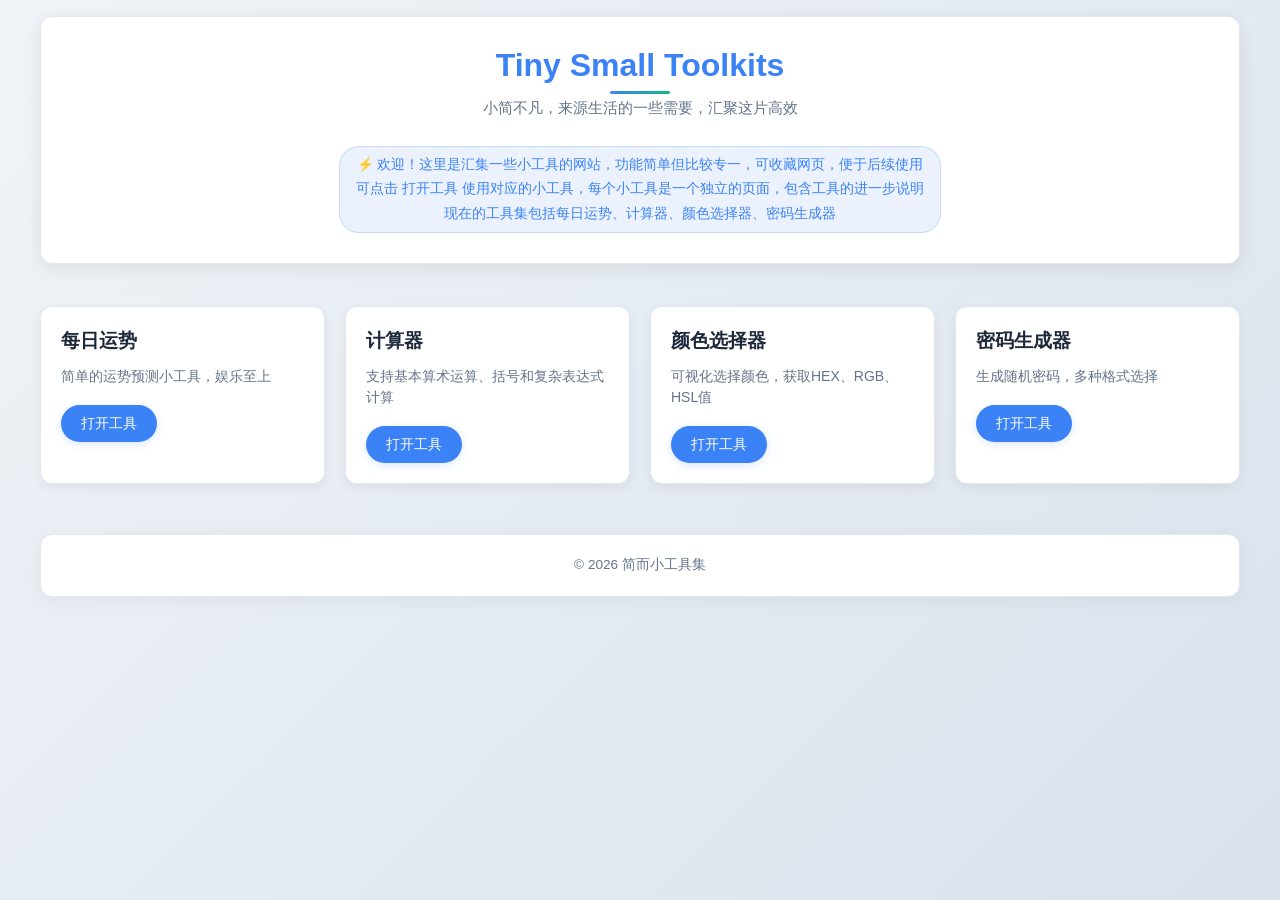
<file: index.html>
<!DOCTYPE html>
<html lang="zh-CN">
<head>
    <meta charset="UTF-8">
    <meta name="viewport" content="width=device-width, initial-scale=1.0">
    <title>小而简工具</title>
    <link rel="stylesheet" href="css/index.css">
</head>
<body>
    <div class="container">
        <header>
            <h1>Tiny Small Toolkits</h1>
            <p class="subtitle">小简不凡，来源生活的一些需要，汇聚这片高效</p>

            <div class="features">
                <div class="feature-intro">
                    <div class="feature-intro-text">
                        <span>⚡ 欢迎！这里是汇集一些小工具的网站，功能简单但比较专一，可收藏网页，便于后续使用</span>
                        <span>可点击 打开工具 使用对应的小工具，每个小工具是一个独立的页面，包含工具的进一步说明</span>
                        <span>现在的工具集包括每日运势、计算器、颜色选择器、密码生成器</span>
                    </div>
                </div>
            </div>
        </header>

        <main>
            <div class="tools-grid">
                <a href="fortune.html" class="tool-card">
                    <h3 class="tool-title">每日运势</h3>
                    <p class="tool-description">简单的运势预测小工具，娱乐至上</p>
                    <span class="tool-link">打开工具</span>
                </a>

                <a href="cal.html" class="tool-card">
                    <h3 class="tool-title">计算器</h3>
                    <p class="tool-description">支持基本算术运算、括号和复杂表达式计算</p>
                    <span class="tool-link">打开工具</span>
                </a>

                <a href="color-picker.html" class="tool-card">
                    <h3 class="tool-title">颜色选择器</h3>
                    <p class="tool-description">可视化选择颜色，获取HEX、RGB、HSL值</p>
                    <span class="tool-link">打开工具</span>
                </a>

                <a href="pwd_gen.html" class="tool-card">
                    <h3 class="tool-title">密码生成器</h3>
                    <p class="tool-description">生成随机密码，多种格式选择</p>
                    <span class="tool-link">打开工具</span>
                </a>
            </div>
        </main>

        <footer>
            <p>© 2026 简而小工具集</p>
        </footer>
    </div>
</body>
</html>
</file>
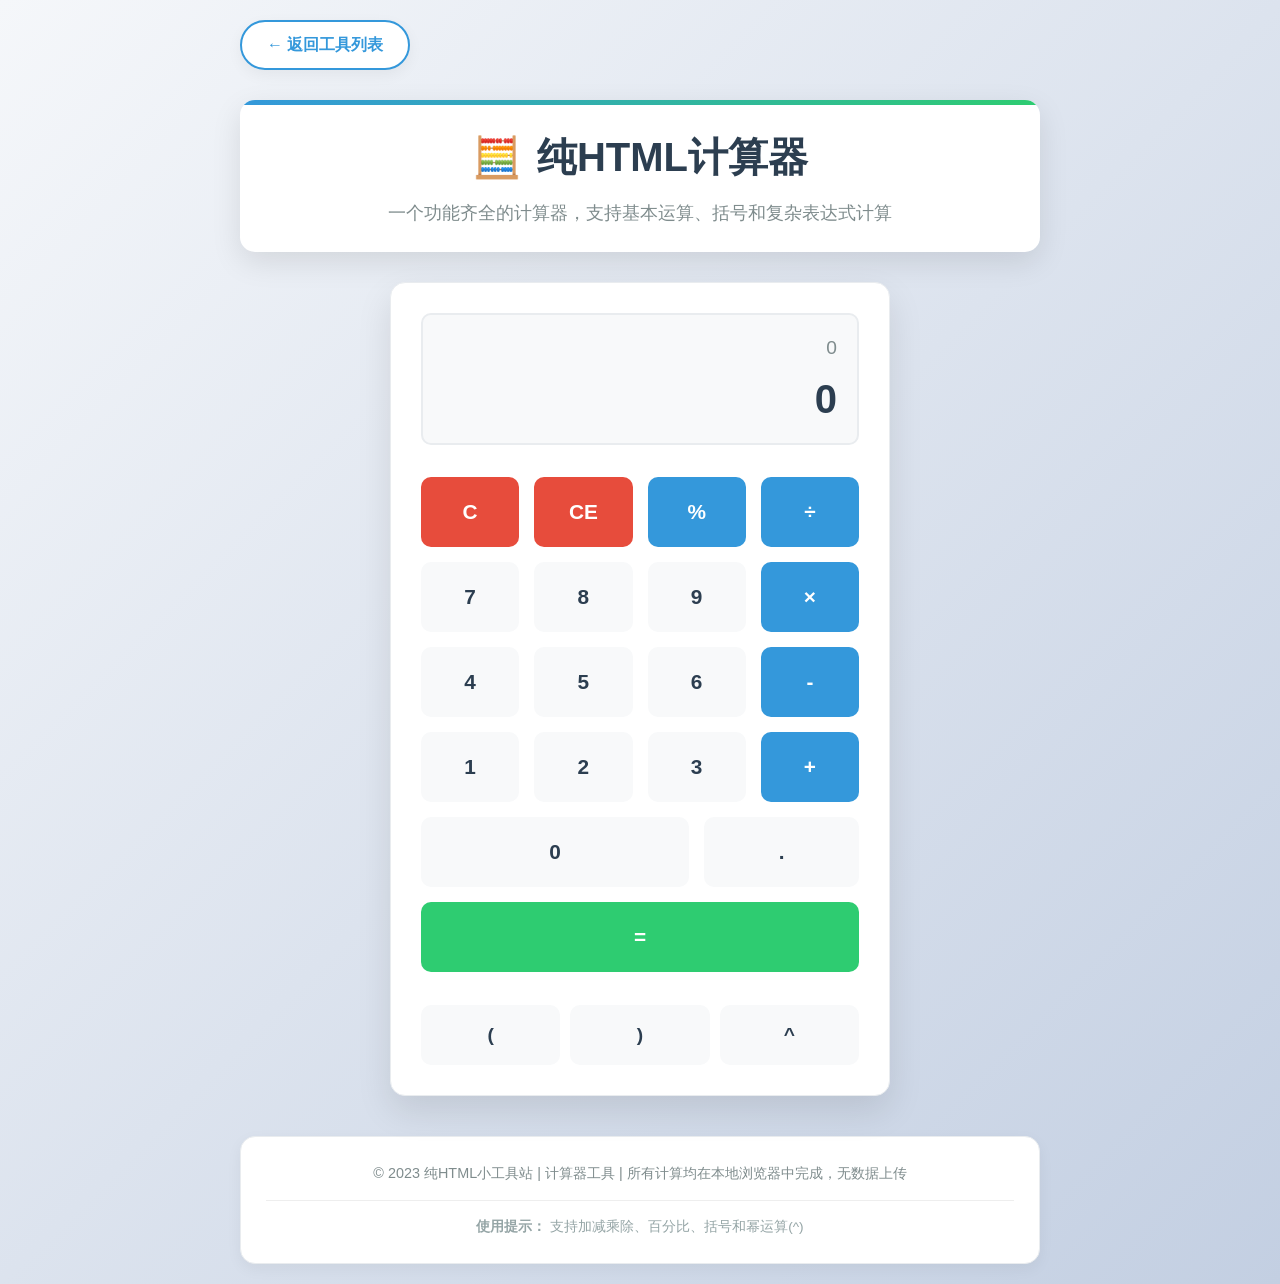
<file: cal.html>
<!DOCTYPE html>
<html lang="zh-CN">
<head>
    <meta charset="UTF-8">
    <meta name="viewport" content="width=device-width, initial-scale=1.0">
    <title>计算器 - 纯HTML小工具站</title>
    <link rel="stylesheet" href="css/cal.css">
</head>
<body>
    <div class="container">
        <a href="index.html" class="back-home">← 返回工具列表</a>

        <header>
            <h1><span>🧮</span> 纯HTML计算器</h1>
            <p class="subtitle">一个功能齐全的计算器，支持基本运算、括号和复杂表达式计算</p>
        </header>

        <div class="calculator">
            <div class="display">
                <div class="expression" id="expression">0</div>
                <div class="result" id="result">0</div>
            </div>

            <div class="buttons">
                <button class="clear" data-action="clear-all">C</button>
                <button class="clear" data-action="clear-entry">CE</button>
                <button class="operator" data-value="%">%</button>
                <button class="operator" data-value="/">÷</button>

                <button data-value="7">7</button>
                <button data-value="8">8</button>
                <button data-value="9">9</button>
                <button class="operator" data-value="*">×</button>

                <button data-value="4">4</button>
                <button data-value="5">5</button>
                <button data-value="6">6</button>
                <button class="operator" data-value="-">-</button>

                <button data-value="1">1</button>
                <button data-value="2">2</button>
                <button data-value="3">3</button>
                <button class="operator" data-value="+">+</button>

                <button class="zero" data-value="0">0</button>
                <button data-value=".">.</button>
                <button class="equals" data-action="calculate">=</button>
            </div>

            <div class="extra-buttons">
                <button data-value="(">(</button>
                <button data-value=")">)</button>
                <button data-value="^">^</button>
            </div>
        </div>

        <footer>
            <p>© 2023 纯HTML小工具站 | 计算器工具 | 所有计算均在本地浏览器中完成，无数据上传</p>
            <p class="footer-note"><strong>使用提示：</strong> 支持加减乘除、百分比、括号和幂运算(^)</p>
        </footer>
    </div>

    <script src="js/cal.js"></script>
</body>
</html>
</file>
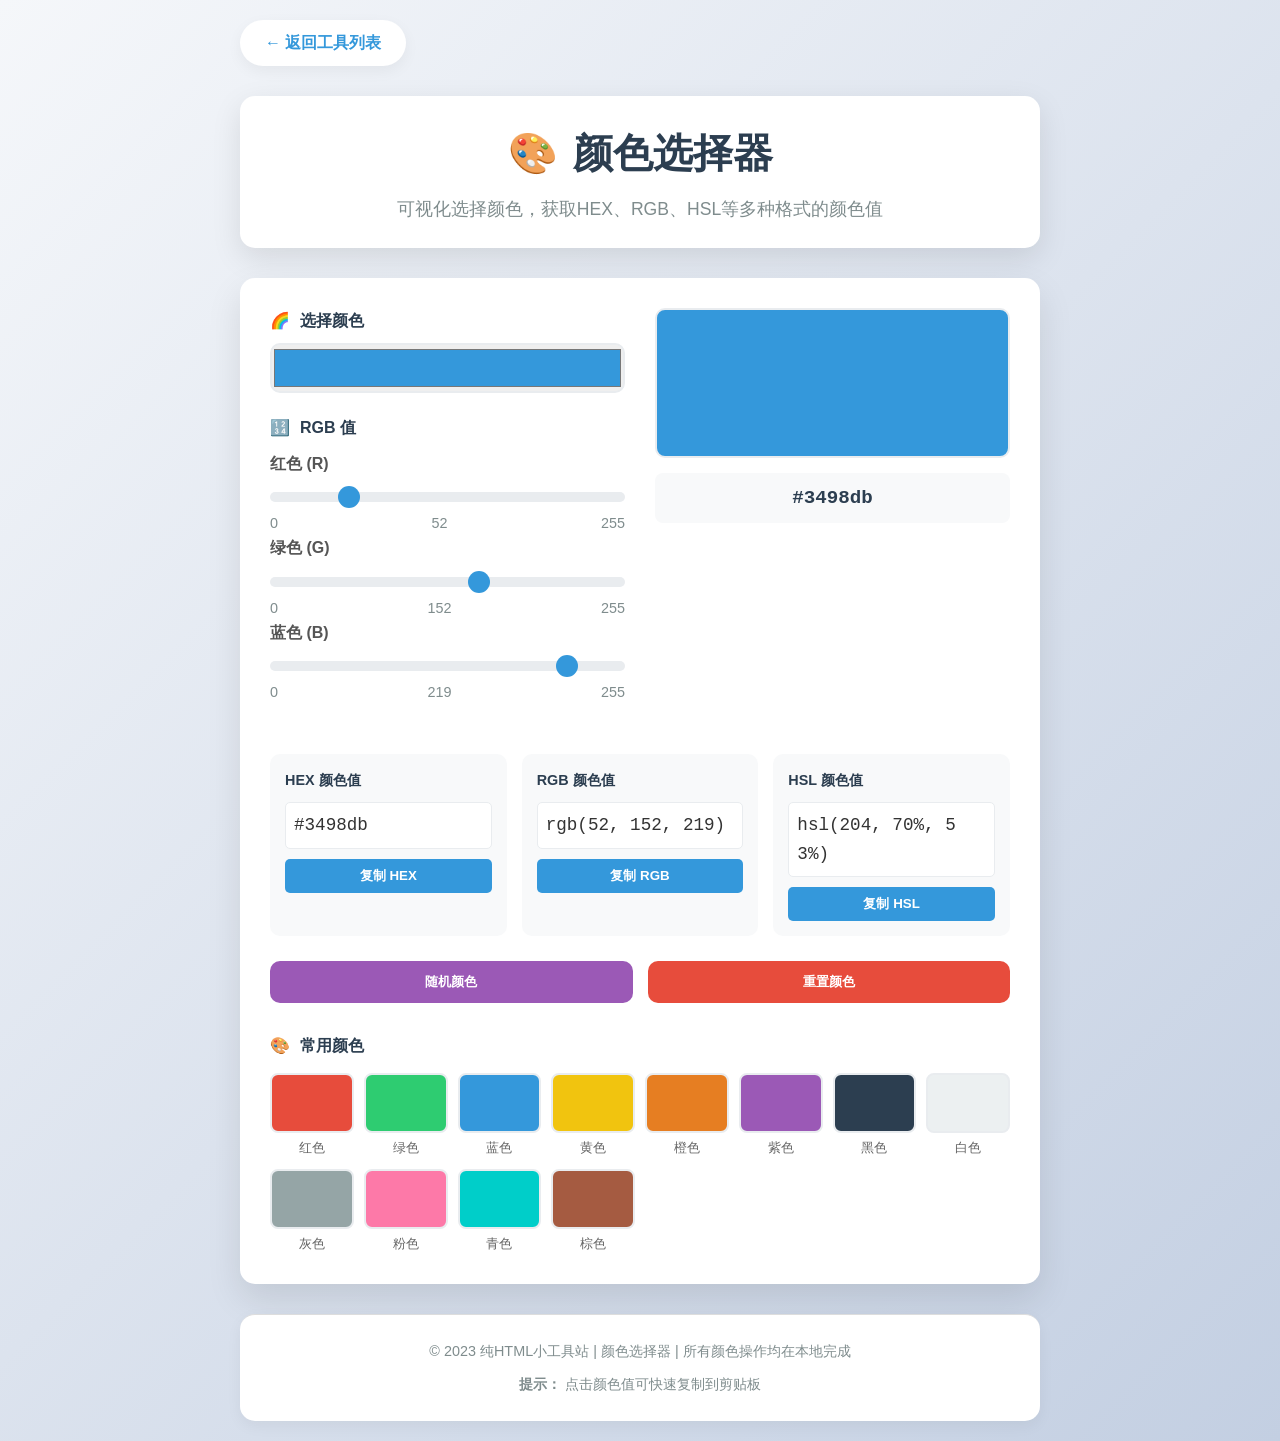
<file: color-picker.html>
<!DOCTYPE html>
<html lang="zh-CN">
<head>
    <meta charset="UTF-8">
    <meta name="viewport" content="width=device-width, initial-scale=1.0">
    <title>颜色选择器 - 纯HTML小工具站</title>
    <link rel="stylesheet" href="css/color-picker.css">
</head>
<body>
    <div class="container">
        <a href="index.html" class="back-home">← 返回工具列表</a>

        <header>
            <h1><span>🎨</span> 颜色选择器</h1>
            <p class="subtitle">可视化选择颜色，获取HEX、RGB、HSL等多种格式的颜色值</p>
        </header>

        <div class="color-picker">
            <div class="color-selector">
                <div class="color-inputs">
                    <div class="control-group">
                        <div class="control-title"><span>🌈</span> 选择颜色</div>
                        <input type="color" id="color-picker" value="#3498db" oninput="updateColorFromPicker()">
                    </div>

                    <div class="control-group">
                        <div class="control-title"><span>🔢</span> RGB 值</div>

                        <div class="range-control">
                            <label for="red">红色 (R)</label>
                            <input type="range" id="red" min="0" max="255" value="52" oninput="updateColorFromRGB()">
                            <div class="range-value">
                                <span>0</span>
                                <span id="red-value">52</span>
                                <span>255</span>
                            </div>
                        </div>

                        <div class="range-control">
                            <label for="green">绿色 (G)</label>
                            <input type="range" id="green" min="0" max="255" value="152" oninput="updateColorFromRGB()">
                            <div class="range-value">
                                <span>0</span>
                                <span id="green-value">152</span>
                                <span>255</span>
                            </div>
                        </div>

                        <div class="range-control">
                            <label for="blue">蓝色 (B)</label>
                            <input type="range" id="blue" min="0" max="255" value="219" oninput="updateColorFromRGB()">
                            <div class="range-value">
                                <span>0</span>
                                <span id="blue-value">219</span>
                                <span>255</span>
                            </div>
                        </div>
                    </div>
                </div>

                <div class="color-preview">
                    <div class="color-display" id="color-display"></div>
                    <div class="color-value" id="color-hex">#3498db</div>
                </div>
            </div>

            <div class="color-formats">
                <div class="format-box">
                    <div class="format-title">HEX 颜色值</div>
                    <div class="format-value" id="format-hex">#3498db</div>
                    <button class="copy-btn" onclick="copyFormat('hex')">复制 HEX</button>
                </div>

                <div class="format-box">
                    <div class="format-title">RGB 颜色值</div>
                    <div class="format-value" id="format-rgb">rgb(52, 152, 219)</div>
                    <button class="copy-btn" onclick="copyFormat('rgb')">复制 RGB</button>
                </div>

                <div class="format-box">
                    <div class="format-title">HSL 颜色值</div>
                    <div class="format-value" id="format-hsl">hsl(204, 70%, 53%)</div>
                    <button class="copy-btn" onclick="copyFormat('hsl')">复制 HSL</button>
                </div>
            </div>

            <div class="action-buttons">
                <button class="action-btn random-btn" onclick="generateRandomColor()">随机颜色</button>
                <button class="action-btn reset-btn" onclick="resetColor()">重置颜色</button>
            </div>

            <div class="color-palette">
                <div class="palette-title"><span>🎨</span> 常用颜色</div>
                <div class="palette-grid" id="palette-grid">
                    <!-- 颜色块将在这里动态生成 -->
                </div>
            </div>
        </div>

        <footer>
            <p>© 2023 纯HTML小工具站 | 颜色选择器 | 所有颜色操作均在本地完成</p>
            <p style="margin-top: 10px;"><strong>提示：</strong> 点击颜色值可快速复制到剪贴板</p>
        </footer>
    </div>

    <script src="js/color-picker.js"></script>
</body>
</html>
</file>
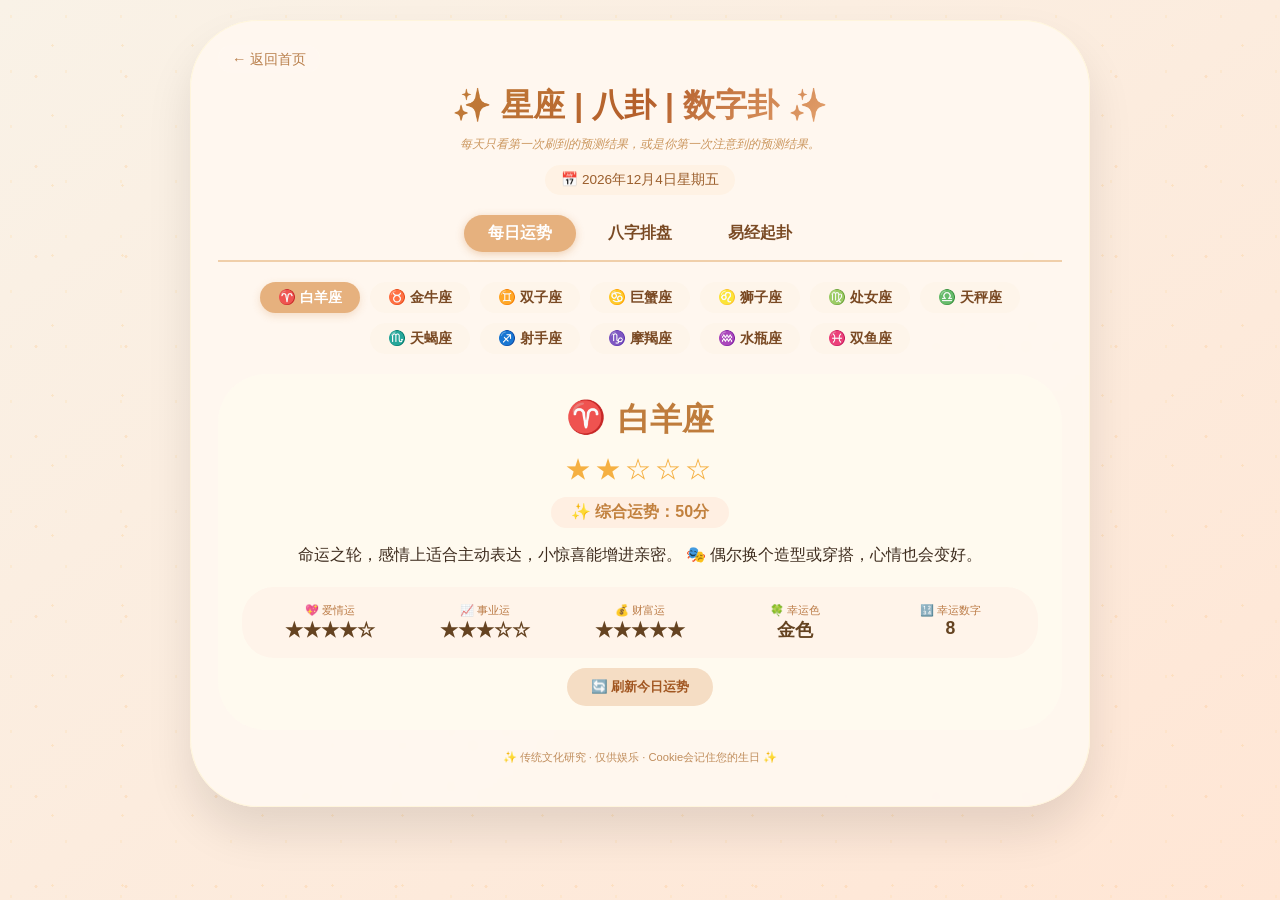
<file: fortune.html>
<!DOCTYPE html>
<html lang="zh-CN">
<head>
    <meta charset="UTF-8">
    <meta name="viewport" content="width=device-width, initial-scale=1.0, user-scalable=yes">
    <title>星座运势 | 生辰八卦 | 易经数字卦 | 仅供娱乐</title>
    <link rel="stylesheet" href="css/fortune.css">
</head>
<body>
<div class="container">
    <div class="back-btn">
        <a href="index.html">← 返回首页</a>
    </div>
    <div class="header">
        <h1>✨ 星座 | 八卦 | 数字卦 ✨</h1>
        <p class="fortune-tip">每天只看第一次刷到的预测结果，或是你第一次注意到的预测结果。</p>
        <div class="date-box" id="currentDate"></div>
    </div>

    <!-- Tab 栏 -->
    <div class="tab-bar">
        <button class="tab-btn active" data-tab="daily">每日运势</button>
        <button class="tab-btn" data-tab="bazi">八字排盘</button>
        <button class="tab-btn" data-tab="yijing">易经起卦</button>
    </div>

    <!-- 每日运势面板 -->
    <div id="dailyPane" class="tab-pane active">
        <div class="zodiac-selector" id="zodiacButtons"></div>
        <div class="fortune-card">
            <div class="zodiac-name">
                <span id="zodiacSymbol">♈</span>
                <span id="zodiacName">白羊座</span>
            </div>
            <div class="stars-rating" id="starRating">★★★★★</div>
            <div class="luck-score" id="luckScore">✨ 综合运势：92分</div>
            <div class="prediction-text" id="predictionText">今天活力满满...</div>
            <div class="detail-list">
                <div class="detail-item"><div class="detail-label">💖 爱情运</div><div class="detail-value" id="loveLuck">★★★★☆</div></div>
                <div class="detail-item"><div class="detail-label">📈 事业运</div><div class="detail-value" id="careerLuck">★★★★☆</div></div>
                <div class="detail-item"><div class="detail-label">💰 财富运</div><div class="detail-value" id="wealthLuck">★★★☆☆</div></div>
                <div class="detail-item"><div class="detail-label">🍀 幸运色</div><div class="detail-value" id="luckyColor">金色</div></div>
                <div class="detail-item"><div class="detail-label">🔢 幸运数字</div><div class="detail-value" id="luckyNumber">7</div></div>
            </div>
            <button class="refresh-btn" id="refreshBtn">🔄 刷新今日运势</button>
        </div>
    </div>

    <!-- 八字排盘面板 -->
    <div id="baziPane" class="tab-pane">
        <div class="bazi-form">
            <div class="inline-group">
                <div class="field">
                    <label>📅 出生日期</label>
                    <input type="date" id="birthDate" value="1990-05-15">
                </div>
                <div class="field">
                    <label>⏰ 时辰 (0-23)</label>
                    <input type="number" id="birthHour" min="0" max="23" step="1" value="10">
                </div>
                <div class="field">
                    <label>⚥ 性别</label>
                    <select id="gender">
                        <option value="男">男</option>
                        <option value="女">女</option>
                    </select>
                </div>
                <button id="baziCalcBtn">✨ 排盘</button>
                <button id="clearMemoryBtn" class="small">🗑️ 清除记忆</button>
            </div>
        </div>
        <div id="baziResult" class="result-card">
            <p style="text-align:center; color:#b97f4b;">✨ 输入生日后点击排盘，我们会记住您的信息 ✨</p>
        </div>
        <div class="bazi-form" style="margin-top: 10px;">
            <div class="inline-group">
                <div class="field">
                    <label>📅 流年预测年份</label>
                    <input type="number" id="forecastYear" value="2026">
                </div>
                <button id="forecastBtn">🌟 预测流年运势</button>
            </div>
        </div>
        <div id="forecastResult" class="result-card"></div>
    </div>

    <!-- 易经起卦面板（仅数字卦） -->
    <div id="yijingPane" class="tab-pane">
        <div class="yijing-form">
            <div class="field">
                <label>📝 心中所想（选填）</label>
                <input type="text" id="questionInput" placeholder="例如：事业发展">
            </div>
            <div style="display: flex; gap: 12px; flex-wrap: wrap; align-items: flex-end; margin-top: 15px;">
                <div style="display: flex; gap: 8px; align-items: flex-end;">
                    <div class="field" style="min-width: 70px;">
                        <label>数字1</label>
                        <input type="number" id="num1" value="3" style="width:80px">
                    </div>
                    <div class="field" style="min-width: 70px;">
                        <label>数字2</label>
                        <input type="number" id="num2" value="6" style="width:80px">
                    </div>
                    <div class="field" style="min-width: 70px;">
                        <label>数字3</label>
                        <input type="number" id="num3" value="9" style="width:80px">
                    </div>
                    <button id="numberGuaBtn">🔢 起卦</button>
                </div>
            </div>
        </div>
        <div id="yijingResult" class="result-card"></div>
    </div>

    <div class="footer">
        <p>✨ 传统文化研究 · 仅供娱乐 · Cookie会记住您的生日 ✨</p>
    </div>
</div>

<script src="js/fortune.js"></script>
</body>
</html>
</file>
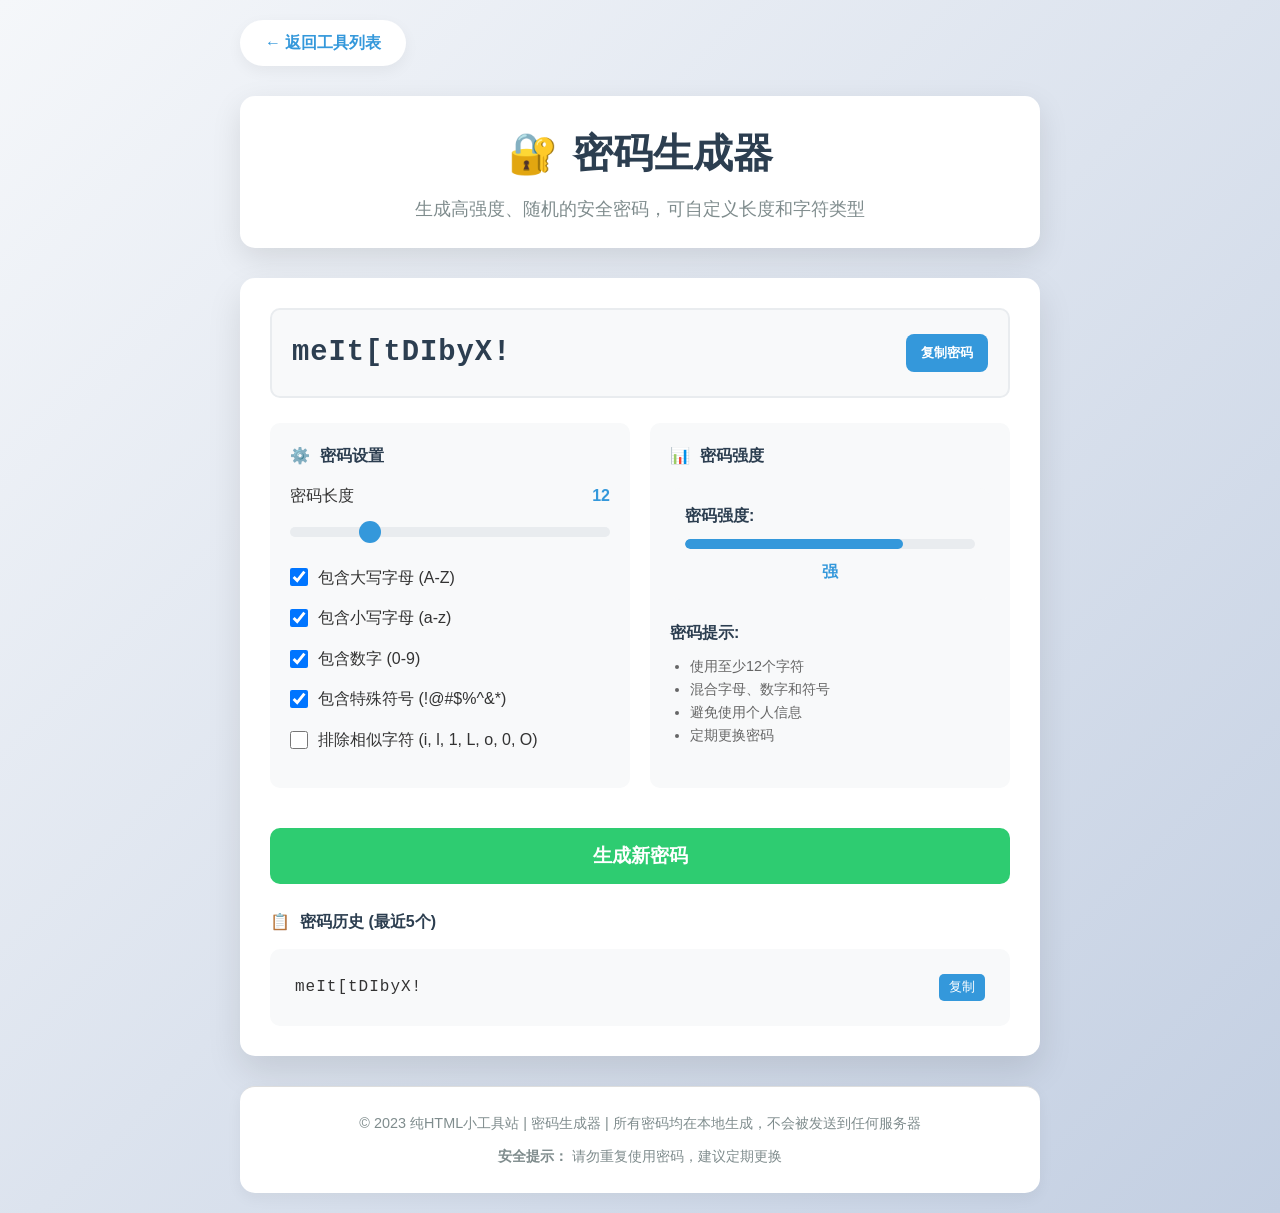
<file: pwd_gen.html>
<!DOCTYPE html>
<html lang="zh-CN">
<head>
    <meta charset="UTF-8">
    <meta name="viewport" content="width=device-width, initial-scale=1.0">
    <title>密码生成器 - 纯HTML小工具站</title>
    <link rel="stylesheet" href="css/pwd_gen.css">
</head>
<body>
    <div class="notification" id="notification"></div>

    <div class="container">
        <a href="index.html" class="back-home">← 返回工具列表</a>

        <header>
            <h1><span>🔐</span> 密码生成器</h1>
            <p class="subtitle">生成高强度、随机的安全密码，可自定义长度和字符类型</p>
        </header>

        <div class="password-generator">
            <div class="password-display">
                <div class="password-text" id="password">点击"生成密码"按钮</div>
                <button class="copy-btn" onclick="copyPassword()">复制密码</button>
            </div>

            <div class="controls">
                <div class="control-group">
                    <div class="control-title"><span>⚙️</span> 密码设置</div>

                    <div class="length-control">
                        <div class="length-label">
                            <span>密码长度</span>
                            <span class="length-value" id="length-value">12</span>
                        </div>
                        <input type="range" id="length-slider" min="6" max="32" value="12" oninput="updateLengthValue()">
                    </div>

                    <div class="checkbox-group">
                        <input type="checkbox" id="uppercase" checked>
                        <label for="uppercase">包含大写字母 (A-Z)</label>
                    </div>

                    <div class="checkbox-group">
                        <input type="checkbox" id="lowercase" checked>
                        <label for="lowercase">包含小写字母 (a-z)</label>
                    </div>

                    <div class="checkbox-group">
                        <input type="checkbox" id="numbers" checked>
                        <label for="numbers">包含数字 (0-9)</label>
                    </div>

                    <div class="checkbox-group">
                        <input type="checkbox" id="symbols" checked>
                        <label for="symbols">包含特殊符号 (!@#$%^&*)</label>
                    </div>

                    <div class="checkbox-group">
                        <input type="checkbox" id="exclude-similar">
                        <label for="exclude-similar">排除相似字符 (i, l, 1, L, o, 0, O)</label>
                    </div>
                </div>

                <div class="control-group">
                    <div class="control-title"><span>📊</span> 密码强度</div>

                    <div class="strength-meter">
                        <div class="strength-title">密码强度:</div>
                        <div class="strength-bar">
                            <div class="strength-fill" id="strength-fill"></div>
                        </div>
                        <div class="strength-text" id="strength-text">中等</div>
                    </div>

                    <div style="margin-top: 20px;">
                        <div class="strength-title">密码提示:</div>
                        <ul style="padding-left: 20px; color: #666; font-size: 0.9rem;">
                            <li>使用至少12个字符</li>
                            <li>混合字母、数字和符号</li>
                            <li>避免使用个人信息</li>
                            <li>定期更换密码</li>
                        </ul>
                    </div>
                </div>
            </div>

            <button class="generate-btn" onclick="generatePassword()">生成新密码</button>

            <div class="password-history">
                <div class="history-title"><span>📋</span> 密码历史 (最近5个)</div>
                <div class="history-list" id="history-list">
                    <!-- 密码历史将在这里动态生成 -->
                </div>
            </div>
        </div>

        <footer>
            <p>© 2023 纯HTML小工具站 | 密码生成器 | 所有密码均在本地生成，不会被发送到任何服务器</p>
            <p style="margin-top: 10px;"><strong>安全提示：</strong> 请勿重复使用密码，建议定期更换</p>
        </footer>
    </div>

    <script src="js/pwd_gen.js"></script>
</body>
</html>
</file>
<file: css/index.css>
/* index.css - 兼容 Firefox 和 Chrome 的样式 */

/* 1. 重置和基础样式 */
* {
    margin: 0;
    padding: 0;
    box-sizing: border-box;
    font-family: 'Segoe UI', 'Microsoft YaHei', 'PingFang SC', sans-serif;
}

body {
    background: #f0f4f8; /* 使用纯色背景替代渐变，提高兼容性 */
    background: linear-gradient(135deg, #f0f4f8 0%, #d9e2ec 100%); /* 渐进增强 */
    color: #334155;
    line-height: 1.5;
    min-height: 100vh;
    padding: 16px;
}

/* 容器 */
.container {
    max-width: 1200px;
    margin: 0 auto;
}

/* 2. Header 样式 - 避免使用 backdrop-filter */
header {
    text-align: center;
    margin-bottom: 32px;
    padding: 24px 20px;
    background: white; /* 使用纯色背景替代半透明 */
    border-radius: 12px;
    box-shadow: 0 4px 20px rgba(0, 0, 0, 0.08);
    border: 1px solid #e2e8f0; /* 使用实线边框 */
}

/* 3. 标题样式 - 避免使用 background-clip: text */
h1 {
    color: #3b82f6; /* 使用纯色作为主要颜色 */
    margin-bottom: 8px;
    font-size: 2rem;
    font-weight: 700;
    position: relative;
    display: inline-block;
}

/* 使用伪元素创建下划线渐变效果替代文字渐变 */
h1::after {
    content: '';
    position: absolute;
    bottom: -5px;
    left: 50%;
    transform: translateX(-50%);
    width: 60px;
    height: 3px;
    background: linear-gradient(90deg, #3b82f6, #10b981);
    border-radius: 2px;
}

.subtitle {
    color: #64748b;
    font-size: 0.95rem;
    max-width: 600px;
    margin: 0 auto 20px;
}

/* 4. 特性展示 - 避免使用 gap 属性 */
.features {
    display: flex;
    flex-wrap: wrap;
    justify-content: center;
    margin-top: 16px;
    margin-left: -6px; /* 负边距技巧替代 gap */
    margin-right: -6px;
}

.feature-intro {
    background: rgba(59, 130, 246, 0.1);
    padding: 8px 16px;
    border-radius: 20px;
    display: flex;
    margin: 6px; /* 替代 gap */
    font-size: 0.85rem;
    color: #3b82f6;
    font-weight: 500;
    border: 1px solid rgba(59, 130, 246, 0.2);
}

.feature-intro-text {
    display: flex;
    gap: 0.25rem;
    flex-direction: column;
}

/* 5. 工具网格 - 使用更兼容的布局方案 */
.tools-grid {
    display: flex;
    flex-wrap: wrap;
    margin: 0 -10px 40px -10px; /* 负边距技巧创建间距 */
}

.tool-card {
    background: white;
    border-radius: 12px;
    padding: 20px;
    box-shadow: 0 4px 12px rgba(0, 0, 0, 0.06);
    transition: all 0.25s ease; /* 使用简单动画 */
    text-decoration: none;
    color: inherit;
    display: block;
    border: 1px solid #e2e8f0;
    position: relative;
    overflow: hidden;
    margin: 10px; /* 替代 gap */
    flex: 1 1 260px; /* 弹性基础宽度，替代 minmax */
    max-width: calc(33.333% - 20px); /* 三列布局 */
}

/* 悬停效果 */
.tool-card:hover {
    transform: translateY(-4px);
    box-shadow: 0 8px 24px rgba(0, 0, 0, 0.12);
    border-color: #3b82f6;
}

/* 顶部装饰条 */
.tool-card::before {
    content: '';
    position: absolute;
    top: 0;
    left: 0;
    right: 0;
    height: 3px;
    background: linear-gradient(90deg, #3b82f6, #10b981);
    opacity: 0;
    transition: opacity 0.3s;
}

.tool-card:hover::before {
    opacity: 1;
}

.tool-icon {
    font-size: 2.2rem;
    margin-bottom: 16px;
    display: block;
    transition: transform 0.3s;
}

.tool-card:hover .tool-icon {
    transform: scale(1.1);
}

.tool-title {
    color: #1e293b;
    margin-bottom: 10px;
    font-size: 1.2rem;
    font-weight: 600;
}

.tool-description {
    color: #64748b;
    margin-bottom: 18px;
    font-size: 0.875rem;
    line-height: 1.5;
}

.tool-link {
    display: inline-block;
    background: #3b82f6; /* 纯色背景替代渐变 */
    color: white;
    padding: 8px 20px;
    border-radius: 20px;
    text-decoration: none;
    font-weight: 500;
    font-size: 0.9rem;
    transition: all 0.3s;
    width: auto;
    margin: 0 auto;
    text-align: center;
    box-shadow: 0 2px 8px rgba(59, 130, 246, 0.2);
    border: none;
    cursor: pointer;
}

.tool-link:hover {
    background: #2563eb; /* 悬停时变深 */
    transform: translateY(-1px);
    box-shadow: 0 4px 12px rgba(59, 130, 246, 0.3);
}

/* 6. 页脚样式 */
footer {
    text-align: center;
    padding: 20px;
    color: #64748b;
    font-size: 0.85rem;
    background: white;
    border-radius: 12px;
    box-shadow: 0 4px 20px rgba(0, 0, 0, 0.05);
    border: 1px solid #e2e8f0;
}

/* 7. 响应式设计 */
/* 平板设备 */
@media (max-width: 992px) {
    .tool-card {
        max-width: calc(50% - 20px); /* 两列布局 */
    }
}

/* 移动设备 */
@media (max-width: 768px) {
    body {
        padding: 12px;
    }

    .tools-grid {
        margin: 0 -8px 32px -8px;
    }

    .tool-card {
        flex: 1 1 100%; /* 单列布局 */
        max-width: calc(100% - 16px);
        margin: 8px;
    }

    h1 {
        font-size: 1.75rem;
    }

    header {
        padding: 20px 16px;
        margin-bottom: 24px;
    }

    .features {
        margin-left: -4px;
        margin-right: -4px;
    }

    .feature-intro {
        margin: 4px;
        padding: 6px 12px;
        font-size: 0.8rem;
    }
}

/* 8. 动画效果 - 使用兼容性更好的写法 */
@keyframes fadeIn {
    from {
        opacity: 0;
        transform: translateY(10px);
    }
    to {
        opacity: 1;
        transform: translateY(0);
    }
}

.tool-card {
    animation: fadeIn 0.4s ease-out forwards;
    animation-fill-mode: both; /* 确保动画结束后保持状态 */
}

/* 为卡片添加延迟动画 */
.tool-card:nth-child(1) { animation-delay: 0.1s; }
.tool-card:nth-child(2) { animation-delay: 0.2s; }
.tool-card:nth-child(3) { animation-delay: 0.3s; }
.tool-card:nth-child(4) { animation-delay: 0.4s; }
.tool-card:nth-child(5) { animation-delay: 0.5s; }
.tool-card:nth-child(6) { animation-delay: 0.6s; }

/* 9. 增强兼容性的备用方案 */
/* 对于不支持flexbox的旧浏览器（极少数情况） */
.no-flexbox .tools-grid {
    display: block;
    overflow: hidden;
}

.no-flexbox .tool-card {
    float: left;
    width: calc(33.333% - 20px);
    margin: 10px;
}

@media (max-width: 992px) {
    .no-flexbox .tool-card {
        width: calc(50% - 20px);
    }
}

@media (max-width: 768px) {
    .no-flexbox .tool-card {
        width: calc(100% - 20px);
        float: none;
        margin: 10px auto;
    }
}

/* 10. 打印样式 */
@media print {
    body {
        background: white !important;
        color: black !important;
        padding: 0;
    }

    .tool-card {
        box-shadow: none !important;
        border: 1px solid #ccc !important;
        break-inside: avoid; /* 防止分页时断开 */
    }

    .tool-link, .feature-intro {
        display: none !important;
    }
}
</file>
<file: css/cal.css>
/* calculator.css - 兼容 Firefox 和 Chrome 的计算器样式 */

/* 1. 重置和基础样式 */
* {
    margin: 0;
    padding: 0;
    box-sizing: border-box;
    font-family: 'Segoe UI', 'Microsoft YaHei', sans-serif;
}

body {
    background: #f5f7fa; /* 纯色背景替代渐变 */
    background: linear-gradient(135deg, #f5f7fa 0%, #c3cfe2 100%); /* 渐进增强 */
    color: #333;
    line-height: 1.6;
    min-height: 100vh;
    padding: 20px;
    display: flex;
    flex-direction: column;
    align-items: center;
}

.container {
    max-width: 800px;
    width: 100%;
    margin: 0 auto;
}

/* 2. 返回首页按钮 */
.back-home {
    display: inline-block;
    margin-bottom: 30px;
    color: #3498db;
    text-decoration: none;
    font-weight: 600;
    padding: 10px 25px;
    border-radius: 30px;
    background: white;
    box-shadow: 0 5px 15px rgba(0, 0, 0, 0.05);
    transition: all 0.3s ease;
    border: 2px solid #3498db;
}

.back-home:hover {
    background: #3498db;
    color: white;
    text-decoration: none;
}

/* 3. 头部样式 */
header {
    text-align: center;
    margin-bottom: 30px;
    padding: 25px;
    background: white;
    border-radius: 15px;
    box-shadow: 0 10px 30px rgba(0, 0, 0, 0.1);
    width: 100%;
    position: relative;
    overflow: hidden;
}

/* 添加装饰性背景条 */
header::before {
    content: '';
    position: absolute;
    top: 0;
    left: 0;
    right: 0;
    height: 5px;
    background: linear-gradient(90deg, #3498db, #2ecc71);
}

h1 {
    color: #2c3e50;
    margin-bottom: 10px;
    font-size: 2.5rem;
    display: flex;
    align-items: center;
    justify-content: center;
    flex-wrap: wrap;
    gap: 15px;
}

h1 span {
    font-size: 2.5rem;
}

.subtitle {
    color: #7f8c8d;
    font-size: 1.1rem;
    max-width: 600px;
    margin: 0 auto;
    line-height: 1.6;
}

/* 4. 计算器主区域 */
.calculator {
    background: white;
    border-radius: 15px;
    padding: 30px;
    box-shadow: 0 15px 35px rgba(0, 0, 0, 0.1);
    width: 100%;
    max-width: 500px;
    margin: 0 auto;
    border: 1px solid #e9ecef;
}

/* 5. 显示屏 */
.display {
    background-color: #f8f9fa;
    border: 2px solid #e9ecef;
    border-radius: 10px;
    padding: 20px;
    margin-bottom: 25px;
    text-align: right;
    min-height: 100px;
    display: flex;
    flex-direction: column;
    justify-content: space-between;
    overflow: hidden;
}

.expression {
    font-size: 1.2rem;
    color: #7f8c8d;
    word-break: break-all;
    min-height: 30px;
    line-height: 1.4;
}

.result {
    font-size: 2.5rem;
    font-weight: 600;
    color: #2c3e50;
    word-break: break-all;
    line-height: 1.2;
    margin-top: 10px;
}

/* 6. 主按钮区域 - 使用 Flexbox 替代 Grid */
.buttons {
    display: flex;
    flex-wrap: wrap;
    margin-bottom: 25px;
    margin-left: -7.5px; /* 负边距技巧替代 gap */
    margin-right: -7.5px;
}

.buttons button {
    flex: 1 1 calc(25% - 15px); /* 每行4个按钮 */
    padding: 20px 10px;
    font-size: 1.3rem;
    border: none;
    border-radius: 10px;
    cursor: pointer;
    font-weight: 600;
    transition: all 0.2s ease;
    background-color: #f8f9fa;
    color: #2c3e50;
    margin: 7.5px; /* 替代 gap */
    text-align: center;
    min-height: 70px;
}

.buttons button:hover {
    background-color: #e9ecef;
    transform: translateY(-2px);
    box-shadow: 0 5px 15px rgba(0, 0, 0, 0.1);
}

.buttons button:active {
    transform: translateY(0);
    box-shadow: 0 2px 5px rgba(0, 0, 0, 0.1);
}

/* 特殊按钮样式 */
.operator {
    background-color: #3498db !important;
    color: white !important;
}

.operator:hover {
    background-color: #2980b9 !important;
}

.equals {
    background-color: #2ecc71 !important;
    color: white !important;
    flex: 1 1 calc(50% - 15px) !important; /* 占两列宽度 */
}

.equals:hover {
    background-color: #27ae60 !important;
}

.clear {
    background-color: #e74c3c !important;
    color: white !important;
}

.clear:hover {
    background-color: #c0392b !important;
}

.zero {
    flex: 1 1 calc(50% - 15px) !important; /* 占两列宽度 */
}

/* 7. 额外按钮区域 */
.extra-buttons {
    display: flex;
    margin-top: 25px;
    margin-left: -5px; /* 负边距技巧替代 gap */
    margin-right: -5px;
}

.extra-buttons button {
    flex: 1;
    padding: 15px 5px;
    font-size: 1.2rem;
    border: none;
    border-radius: 10px;
    cursor: pointer;
    font-weight: 600;
    transition: all 0.2s ease;
    background-color: #f8f9fa;
    color: #2c3e50;
    margin: 0 5px; /* 替代 gap */
    min-height: 60px;
}

.extra-buttons button:hover {
    background-color: #e9ecef;
    transform: translateY(-2px);
    box-shadow: 0 5px 15px rgba(0, 0, 0, 0.1);
}

.extra-buttons button:active {
    transform: translateY(0);
    box-shadow: 0 2px 5px rgba(0, 0, 0, 0.1);
}

/* 8. 页脚 */
footer {
    text-align: center;
    margin-top: 40px;
    padding-top: 20px;
    color: #7f8c8d;
    font-size: 0.9rem;
    width: 100%;
    padding: 25px;
    background: white;
    border-radius: 15px;
    box-shadow: 0 5px 15px rgba(0, 0, 0, 0.05);
    border: 1px solid #e9ecef;
}

.footer-note {
    margin-top: 15px;
    font-size: 0.85rem;
    color: #95a5a6;
    padding-top: 15px;
    border-top: 1px solid #eee;
}

/* 9. 响应式设计 */
/* 平板设备 */
@media (max-width: 768px) {
    body {
        padding: 15px;
    }
    
    h1 {
        font-size: 2rem;
        flex-direction: column;
        gap: 10px;
    }
    
    h1 span {
        font-size: 2rem;
    }
    
    .calculator {
        padding: 20px;
    }
    
    .buttons button {
        flex: 1 1 calc(25% - 15px);
        padding: 15px 5px;
        font-size: 1.1rem;
        min-height: 60px;
    }
    
    .zero, .equals {
        flex: 1 1 calc(50% - 15px) !important;
    }
    
    .result {
        font-size: 2rem;
    }
}

/* 小手机设备 */
@media (max-width: 480px) {
    body {
        padding: 10px;
    }
    
    header, .calculator, footer {
        padding: 20px 15px;
    }
    
    h1 {
        font-size: 1.8rem;
    }
    
    .subtitle {
        font-size: 1rem;
    }
    
    .buttons button {
        flex: 1 1 calc(25% - 10px);
        padding: 12px 5px;
        font-size: 1rem;
        min-height: 55px;
        margin: 5px;
    }
    
    .zero, .equals {
        flex: 1 1 calc(50% - 10px) !important;
    }
    
    .display {
        padding: 15px;
        min-height: 80px;
    }
    
    .expression {
        font-size: 1rem;
    }
    
    .result {
        font-size: 1.8rem;
    }
}

/* 10. 打印样式 */
@media print {
    body {
        background: white !important;
        color: black !important;
        padding: 0;
    }
    
    .back-home, button {
        display: none !important;
    }
    
    .calculator, header, footer {
        box-shadow: none !important;
        border: 1px solid #ccc !important;
        page-break-inside: avoid; /* 防止分页时断开 */
    }
    
    .display {
        border: 1px solid #ccc !important;
    }
}

/* 11. 动画效果 */
@keyframes fadeIn {
    from { 
        opacity: 0; 
        transform: translateY(10px);
    }
    to { 
        opacity: 1; 
        transform: translateY(0);
    }
}

.calculator {
    animation: fadeIn 0.5s ease-out forwards;
}

/* 12. 高对比度模式支持 */
@media (prefers-contrast: high) {
    .buttons button, .extra-buttons button {
        border: 2px solid #2c3e50;
    }
    
    .display {
        border-width: 3px;
    }
}

/* 13. 减少动画偏好 */
@media (prefers-reduced-motion: reduce) {
    * {
        animation-duration: 0.01ms !important;
        animation-iteration-count: 1 !important;
        transition-duration: 0.01ms !important;
    }
    
    .buttons button:hover,
    .extra-buttons button:hover {
        transform: none !important;
    }
}
</file>
<file: css/color-picker.css>
* {
    margin: 0;
    padding: 0;
    box-sizing: border-box;
    font-family: 'Segoe UI', 'Microsoft YaHei', sans-serif;
}

body {
    background: linear-gradient(135deg, #f5f7fa 0%, #c3cfe2 100%);
    color: #333;
    line-height: 1.6;
    min-height: 100vh;
    padding: 20px;
    display: flex;
    flex-direction: column;
    align-items: center;
}

.container {
    max-width: 800px;
    width: 100%;
    margin: 0 auto;
}

header {
    text-align: center;
    margin-bottom: 30px;
    padding: 25px;
    background: white;
    border-radius: 15px;
    box-shadow: 0 10px 30px rgba(0, 0, 0, 0.1);
    width: 100%;
}

h1 {
    color: #2c3e50;
    margin-bottom: 10px;
    font-size: 2.5rem;
    display: flex;
    align-items: center;
    justify-content: center;
    gap: 15px;
}

.subtitle {
    color: #7f8c8d;
    font-size: 1.1rem;
    max-width: 600px;
    margin: 0 auto;
}

.color-picker {
    background: white;
    border-radius: 15px;
    padding: 30px;
    box-shadow: 0 15px 35px rgba(0, 0, 0, 0.1);
    width: 100%;
    margin-bottom: 30px;
}

.color-selector {
    display: flex;
    gap: 30px;
    margin-bottom: 30px;
    align-items: flex-start;
}

@media (max-width: 768px) {
    .color-selector {
        flex-direction: column;
        gap: 20px;
    }
}

.color-inputs {
    flex: 1;
}

.color-preview {
    flex: 1;
    display: flex;
    flex-direction: column;
    align-items: center;
}

.color-display {
    width: 100%;
    height: 150px;
    border-radius: 10px;
    margin-bottom: 15px;
    border: 2px solid #e9ecef;
    transition: background-color 0.3s;
}

.color-value {
    font-family: 'Courier New', monospace;
    font-size: 1.2rem;
    font-weight: 600;
    color: #2c3e50;
    text-align: center;
    padding: 10px;
    background-color: #f8f9fa;
    border-radius: 8px;
    width: 100%;
}

.control-group {
    margin-bottom: 20px;
}

.control-title {
    font-weight: 600;
    color: #2c3e50;
    margin-bottom: 10px;
    display: flex;
    align-items: center;
    gap: 10px;
}

label {
    display: block;
    margin-bottom: 8px;
    font-weight: 600;
    color: #555;
}

input[type="color"] {
    width: 100%;
    height: 50px;
    border: 2px solid #e9ecef;
    border-radius: 10px;
    cursor: pointer;
}

input[type="range"] {
    width: 100%;
    height: 10px;
    border-radius: 5px;
    background: #e9ecef;
    outline: none;
    -webkit-appearance: none;
    margin-bottom: 10px;
}

input[type="range"]::-webkit-slider-thumb {
    -webkit-appearance: none;
    width: 22px;
    height: 22px;
    border-radius: 50%;
    background: #3498db;
    cursor: pointer;
}

.range-value {
    display: flex;
    justify-content: space-between;
    font-size: 0.9rem;
    color: #7f8c8d;
}

.color-formats {
    display: grid;
    grid-template-columns: repeat(auto-fit, minmax(200px, 1fr));
    gap: 15px;
    margin-top: 25px;
}

.format-box {
    background-color: #f8f9fa;
    border-radius: 10px;
    padding: 15px;
}

.format-title {
    font-weight: 600;
    color: #2c3e50;
    margin-bottom: 10px;
    font-size: 0.9rem;
}

.format-value {
    font-family: 'Courier New', monospace;
    font-size: 1.1rem;
    word-break: break-all;
    padding: 8px;
    background-color: white;
    border-radius: 5px;
    border: 1px solid #e9ecef;
    min-height: 45px;
    display: flex;
    align-items: center;
}

.copy-btn {
    background-color: #3498db;
    color: white;
    border: none;
    border-radius: 5px;
    padding: 8px 12px;
    cursor: pointer;
    font-weight: 600;
    margin-top: 10px;
    width: 100%;
    transition: background-color 0.3s;
}

.copy-btn:hover {
    background-color: #2980b9;
}

.color-palette {
    margin-top: 30px;
}

.palette-title {
    font-weight: 600;
    color: #2c3e50;
    margin-bottom: 15px;
    display: flex;
    align-items: center;
    gap: 10px;
}

.palette-grid {
    display: grid;
    grid-template-columns: repeat(auto-fill, minmax(80px, 1fr));
    gap: 10px;
}

.palette-color {
    height: 60px;
    border-radius: 8px;
    cursor: pointer;
    border: 2px solid #e9ecef;
    transition: transform 0.2s;
}

.palette-color:hover {
    transform: scale(1.05);
}

.color-name {
    text-align: center;
    font-size: 0.8rem;
    margin-top: 5px;
    color: #666;
}

.action-buttons {
    display: grid;
    grid-template-columns: repeat(auto-fit, minmax(150px, 1fr));
    gap: 15px;
    margin-top: 25px;
}

.action-btn {
    padding: 12px;
    border: none;
    border-radius: 10px;
    cursor: pointer;
    font-weight: 600;
    transition: all 0.3s;
}

.random-btn {
    background-color: #9b59b6;
    color: white;
}

.random-btn:hover {
    background-color: #8e44ad;
}

.reset-btn {
    background-color: #e74c3c;
    color: white;
}

.reset-btn:hover {
    background-color: #c0392b;
}

footer {
    text-align: center;
    margin-top: 20px;
    padding-top: 20px;
    border-top: 1px solid #ddd;
    color: #7f8c8d;
    font-size: 0.9rem;
    width: 100%;
    padding: 25px;
    background: white;
    border-radius: 15px;
    box-shadow: 0 5px 15px rgba(0, 0, 0, 0.05);
}

.back-home {
    display: inline-block;
    margin-bottom: 30px;
    color: #3498db;
    text-decoration: none;
    font-weight: 600;
    padding: 10px 25px;
    border-radius: 30px;
    background: white;
    box-shadow: 0 5px 15px rgba(0, 0, 0, 0.05);
    transition: all 0.3s;
}

.back-home:hover {
    background: #3498db;
    color: white;
}

@media (max-width: 600px) {
    h1 {
        font-size: 2rem;
    }

    .color-formats {
        grid-template-columns: 1fr;
    }
}
</file>
<file: css/fortune.css>
* {
    margin: 0;
    padding: 0;
    box-sizing: border-box;
}

body {
    min-height: 100vh;
    background: linear-gradient(145deg, #f9f2e7 0%, #ffe6d5 100%);
    font-family: 'Segoe UI', 'Roboto', 'Poppins', 'Helvetica Neue', sans-serif;
    padding: 20px;
    position: relative;
}

/* 星尘装饰背景 */
body::before {
    content: "";
    position: fixed;
    top: 0;
    left: 0;
    width: 100%;
    height: 100%;
    background-image: radial-gradient(circle at 20% 30%, rgba(255,215,150,0.2) 2%, transparent 2.5%),
                      radial-gradient(circle at 75% 65%, rgba(255,200,120,0.25) 1.8%, transparent 2%),
                      radial-gradient(circle at 40% 85%, rgba(255,180,100,0.2) 1.5%, transparent 1.8%);
    background-size: 55px 55px, 70px 70px, 90px 90px;
    pointer-events: none;
    z-index: 0;
}

.container {
    max-width: 900px;
    width: 100%;
    margin: 0 auto;
    background: rgba(255, 248, 240, 0.92);
    backdrop-filter: blur(3px);
    border-radius: 68px;
    box-shadow: 0 25px 45px rgba(0, 0, 0, 0.1), 0 0 0 1px rgba(255, 245, 215, 0.8) inset;
    padding: 30px 28px 42px;
    position: relative;
    z-index: 2;
}

.back-btn {
    margin-bottom: 15px;
}
.back-btn a {
    color: #b97f4b;
    text-decoration: none;
    font-size: 0.9rem;
    padding: 6px 14px;
    background: rgba(255,248,240,0.8);
    border-radius: 30px;
    transition: 0.2s;
}
.back-btn a:hover {
    background: #f5ddc4;
    color: #a15621;
}

.header {
    text-align: center;
    margin-bottom: 20px;
}
h1 {
    font-size: 2rem;
    font-weight: 700;
    background: linear-gradient(135deg, #c27e3a, #b45f2b, #e5a36f);
    background-clip: text;
    -webkit-background-clip: text;
    color: transparent;
    display: inline-flex;
    align-items: center;
    gap: 12px;
}
.date-box {
    background: #fff2e4;
    border-radius: 100px;
    padding: 6px 16px;
    display: inline-block;
    margin-top: 8px;
    font-size: 0.85rem;
    color: #9b5e2c;
}

/* Tab 栏 */
.tab-bar {
    display: flex;
    gap: 8px;
    margin: 20px 0 20px;
    border-bottom: 2px solid #f0cfaa;
    padding-bottom: 8px;
    justify-content: center;
}
.tab-btn {
    background: transparent;
    border: none;
    padding: 8px 24px;
    font-size: 1rem;
    font-weight: 600;
    color: #7a4a24;
    cursor: pointer;
    border-radius: 40px;
    transition: 0.2s;
}
.tab-btn.active {
    background: #e6b17e;
    color: white;
    box-shadow: 0 2px 8px rgba(198,114,38,0.3);
}
.tab-pane {
    display: none;
}
.tab-pane.active {
    display: block;
    animation: fadeIn 0.3s ease;
}
@keyframes fadeIn {
    from { opacity: 0; transform: translateY(5px);}
    to { opacity: 1; transform: translateY(0);}
}

/* 通用卡片 */
.card, .result-card, .bazi-form, .yijing-form {
    background: rgba(255, 250, 240, 0.9);
    border-radius: 48px;
    padding: 24px 20px;
    margin-bottom: 24px;
    box-shadow: 0 10px 25px -8px rgba(0,0,0,0.1), inset 0 1px 0 rgba(255,255,200,0.6);
    border: 1px solid #ffebd0;
}

/* 每日运势专用 */
.zodiac-selector {
    display: flex;
    flex-wrap: wrap;
    justify-content: center;
    gap: 10px;
    margin-bottom: 20px;
}
.zodiac-btn {
    background: #fef5ea;
    border: none;
    padding: 6px 18px;
    border-radius: 40px;
    font-size: 0.9rem;
    color: #7a4a24;
    cursor: pointer;
    transition: 0.2s;
}
.zodiac-btn.active {
    background: #e6b17e;
    color: white;
    box-shadow: 0 3px 8px rgba(198,114,38,0.2);
}
.fortune-card {
    background: rgba(255,250,240,0.95);
    border-radius: 48px;
    padding: 24px;
    text-align: center;
}
.fortune-tip {
    font-size: 0.75rem;
    color: #c28544;
    margin-top: 8px;
    margin-bottom: 4px;
    font-style: italic;
    opacity: 0.85;
}
.zodiac-name {
    font-size: 2rem;
    font-weight: 700;
    color: #bf7c3c;
    display: flex;
    justify-content: center;
    gap: 12px;
    margin-bottom: 10px;
}
.stars-rating {
    font-size: 1.6rem;
    letter-spacing: 4px;
    color: #f5b042;
    margin: 10px 0;
}
.luck-score {
    background: #ffefe2;
    border-radius: 60px;
    width: fit-content;
    margin: 0 auto 15px;
    padding: 5px 20px;
    font-weight: 600;
    color: #c2813e;
}
.prediction-text {
    font-size: 1rem;
    line-height: 1.5;
    color: #3e2c1e;
    margin: 15px 0;
}
.detail-list {
    display: flex;
    flex-wrap: wrap;
    justify-content: space-between;
    gap: 12px;
    background: #fff4ea;
    border-radius: 32px;
    padding: 16px;
    margin-top: 20px;
}
.detail-item {
    flex: 1;
    text-align: center;
}
.detail-label {
    font-size: 0.7rem;
    color: #bb7b46;
}
.detail-value {
    font-size: 1.1rem;
    font-weight: 700;
    color: #654321;
}
.refresh-btn {
    background: #f5ddc4;
    border: none;
    padding: 10px 24px;
    border-radius: 60px;
    font-weight: 600;
    color: #a15621;
    cursor: pointer;
    display: inline-flex;
    align-items: center;
    gap: 8px;
    margin-top: 10px;
}

/* 表单样式 */
.inline-group {
    display: flex;
    flex-wrap: wrap;
    gap: 12px;
    align-items: flex-end;
}
.field {
    flex: 1;
    min-width: 120px;
}
label {
    display: block;
    font-size: 0.7rem;
    color: #a56b2f;
    margin-bottom: 4px;
}
input, select {
    width: 100%;
    padding: 10px 12px;
    border-radius: 40px;
    border: 1px solid #e7d5be;
    background: white;
    font-family: inherit;
    color: #3e2a1a;
}
button {
    background: #c28544;
    border: none;
    padding: 10px 20px;
    border-radius: 40px;
    font-weight: 600;
    color: white;
    cursor: pointer;
    transition: 0.2s;
}
button:hover {
    background: #aa6932;
    transform: translateY(-1px);
}
.small {
    padding: 6px 12px;
    font-size: 0.8rem;
}
.pillars {
    display: flex;
    gap: 12px;
    margin: 15px 0;
}
.pillar {
    background: #fff0e2;
    padding: 12px;
    border-radius: 20px;
    text-align: center;
    flex: 1;
}
.good { color: #2c7a2c; font-weight: bold; }
.bad { color: #c0392b; font-weight: bold; }
.normal { color: #e67e22; }

.footer {
    text-align: center;
    font-size: 0.7rem;
    color: #c08d5b;
    margin-top: 20px;
}
@media (max-width: 640px) {
    .container { padding: 20px; }
    .pillars { flex-direction: column; }
    .tab-btn { padding: 6px 16px; font-size: 0.8rem; }
}
</file>
<file: css/pwd_gen.css>
* {
    margin: 0;
    padding: 0;
    box-sizing: border-box;
    font-family: 'Segoe UI', 'Microsoft YaHei', sans-serif;
}

body {
    background: linear-gradient(135deg, #f5f7fa 0%, #c3cfe2 100%);
    color: #333;
    line-height: 1.6;
    min-height: 100vh;
    padding: 20px;
    display: flex;
    flex-direction: column;
    align-items: center;
}

.container {
    max-width: 800px;
    width: 100%;
    margin: 0 auto;
}

header {
    text-align: center;
    margin-bottom: 30px;
    padding: 25px;
    background: white;
    border-radius: 15px;
    box-shadow: 0 10px 30px rgba(0, 0, 0, 0.1);
    width: 100%;
}

h1 {
    color: #2c3e50;
    margin-bottom: 10px;
    font-size: 2.5rem;
    display: flex;
    align-items: center;
    justify-content: center;
    gap: 15px;
}

.subtitle {
    color: #7f8c8d;
    font-size: 1.1rem;
    max-width: 600px;
    margin: 0 auto;
}

.password-generator {
    background: white;
    border-radius: 15px;
    padding: 30px;
    box-shadow: 0 15px 35px rgba(0, 0, 0, 0.1);
    width: 100%;
    margin-bottom: 30px;
}

.password-display {
    background-color: #f8f9fa;
    border: 2px solid #e9ecef;
    border-radius: 10px;
    padding: 20px;
    margin-bottom: 25px;
    text-align: center;
    display: flex;
    align-items: center;
    justify-content: space-between;
}

.password-text {
    font-size: 1.8rem;
    font-weight: 600;
    color: #2c3e50;
    word-break: break-all;
    font-family: 'Courier New', monospace;
    letter-spacing: 1px;
    flex: 1;
    text-align: left;
    padding-right: 15px;
}

.copy-btn {
    background-color: #3498db;
    color: white;
    border: none;
    border-radius: 8px;
    padding: 10px 15px;
    cursor: pointer;
    font-weight: 600;
    transition: background-color 0.3s;
    white-space: nowrap;
}

.copy-btn:hover {
    background-color: #2980b9;
}

.controls {
    display: grid;
    grid-template-columns: 1fr 1fr;
    gap: 20px;
    margin-bottom: 25px;
}

@media (max-width: 768px) {
    .controls {
        grid-template-columns: 1fr;
    }
}

.control-group {
    background-color: #f8f9fa;
    border-radius: 10px;
    padding: 20px;
}

.control-title {
    font-weight: 600;
    color: #2c3e50;
    margin-bottom: 15px;
    display: flex;
    align-items: center;
    gap: 10px;
}

.control-title i {
    font-size: 1.2rem;
}

.length-control {
    margin-bottom: 20px;
}

.length-label {
    display: flex;
    justify-content: space-between;
    margin-bottom: 10px;
}

.length-value {
    font-weight: 600;
    color: #3498db;
}

input[type="range"] {
    width: 100%;
    height: 10px;
    border-radius: 5px;
    background: #e9ecef;
    outline: none;
    -webkit-appearance: none;
}

input[type="range"]::-webkit-slider-thumb {
    -webkit-appearance: none;
    width: 22px;
    height: 22px;
    border-radius: 50%;
    background: #3498db;
    cursor: pointer;
}

.checkbox-group {
    margin-bottom: 15px;
    display: flex;
    align-items: center;
}

input[type="checkbox"] {
    width: 18px;
    height: 18px;
    margin-right: 10px;
    cursor: pointer;
}

label {
    cursor: pointer;
    user-select: none;
}

.strength-meter {
    margin-top: 20px;
    padding: 15px;
    background-color: #f8f9fa;
    border-radius: 10px;
}

.strength-title {
    font-weight: 600;
    color: #2c3e50;
    margin-bottom: 10px;
}

.strength-bar {
    height: 10px;
    background-color: #e9ecef;
    border-radius: 5px;
    overflow: hidden;
    margin-bottom: 10px;
}

.strength-fill {
    height: 100%;
    width: 0%;
    border-radius: 5px;
    transition: width 0.3s, background-color 0.3s;
}

.strength-text {
    font-weight: 600;
    text-align: center;
}

.generate-btn {
    background-color: #2ecc71;
    color: white;
    border: none;
    border-radius: 10px;
    padding: 15px;
    cursor: pointer;
    font-weight: 600;
    font-size: 1.2rem;
    transition: background-color 0.3s;
    width: 100%;
    margin-top: 15px;
}

.generate-btn:hover {
    background-color: #27ae60;
}

.password-history {
    margin-top: 25px;
}

.history-title {
    font-weight: 600;
    color: #2c3e50;
    margin-bottom: 15px;
    display: flex;
    align-items: center;
    gap: 10px;
}

.history-list {
    max-height: 150px;
    overflow-y: auto;
    background-color: #f8f9fa;
    border-radius: 10px;
    padding: 15px;
}

.history-item {
    padding: 10px;
    border-bottom: 1px solid #e9ecef;
    font-family: 'Courier New', monospace;
    display: flex;
    justify-content: space-between;
    align-items: center;
}

.history-item:last-child {
    border-bottom: none;
}

.history-copy {
    background-color: #3498db;
    color: white;
    border: none;
    border-radius: 5px;
    padding: 5px 10px;
    cursor: pointer;
    font-size: 0.8rem;
    transition: background-color 0.3s;
}

.history-copy:hover {
    background-color: #2980b9;
}

footer {
    text-align: center;
    margin-top: 20px;
    padding-top: 20px;
    border-top: 1px solid #ddd;
    color: #7f8c8d;
    font-size: 0.9rem;
    width: 100%;
    padding: 25px;
    background: white;
    border-radius: 15px;
    box-shadow: 0 5px 15px rgba(0, 0, 0, 0.05);
}

.back-home {
    display: inline-block;
    margin-bottom: 30px;
    color: #3498db;
    text-decoration: none;
    font-weight: 600;
    padding: 10px 25px;
    border-radius: 30px;
    background: white;
    box-shadow: 0 5px 15px rgba(0, 0, 0, 0.05);
    transition: all 0.3s;
}

.back-home:hover {
    background: #3498db;
    color: white;
}

@media (max-width: 600px) {
    h1 {
        font-size: 2rem;
    }

    .password-text {
        font-size: 1.4rem;
    }
}

.notification {
    position: fixed;
    top: 20px;
    right: 20px;
    background-color: #2ecc71;
    color: white;
    padding: 15px 25px;
    border-radius: 8px;
    box-shadow: 0 5px 15px rgba(0, 0, 0, 0.2);
    font-weight: 600;
    z-index: 1000;
    display: none;
    animation: slideIn 0.3s ease;
}

@keyframes slideIn {
    from { transform: translateX(100%); opacity: 0; }
    to { transform: translateX(0); opacity: 1; }
}

@keyframes slideOut {
    from { transform: translateX(0); opacity: 1; }
    to { transform: translateX(100%); opacity: 0; }
}
</file>
